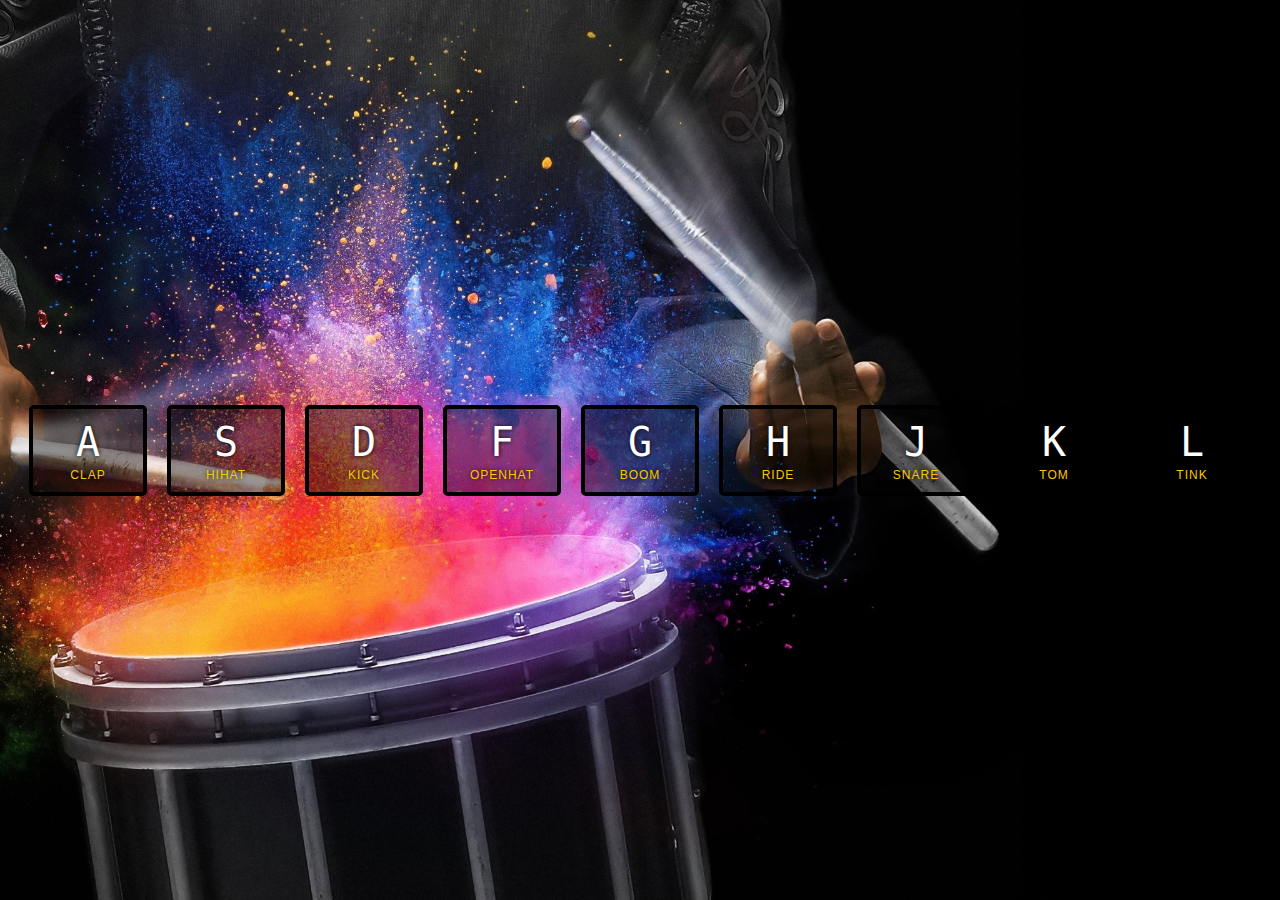
<file: index.html>
<!DOCTYPE html>
<html lang="en">
<head>
  <meta charset="UTF-8">
  <title>JS Drum Kit</title>
  <link rel="stylesheet" href="style.css">
  <link rel="icon" href="https://fav.farm/🔥" />
</head>
<body>


  <div class="keys">
    <div data-key="65" class="key">
      <kbd>A</kbd>
      <span class="sound">clap</span>
    </div>
    <div data-key="83" class="key">
      <kbd>S</kbd>
      <span class="sound">hihat</span>
    </div>
    <div data-key="68" class="key">
      <kbd>D</kbd>
      <span class="sound">kick</span>
    </div>
    <div data-key="70" class="key">
      <kbd>F</kbd>
      <span class="sound">openhat</span>
    </div>
    <div data-key="71" class="key">
      <kbd>G</kbd>
      <span class="sound">boom</span>
    </div>
    <div data-key="72" class="key">
      <kbd>H</kbd>
      <span class="sound">ride</span>
    </div>
    <div data-key="74" class="key">
      <kbd>J</kbd>
      <span class="sound">snare</span>
    </div>
    <div data-key="75" class="key">
      <kbd>K</kbd>
      <span class="sound">tom</span>
    </div>
    <div data-key="76" class="key">
      <kbd>L</kbd>
      <span class="sound">tink</span>
    </div>
  </div>

  <audio data-key="65" src="sounds/clap.wav"></audio>
  <audio data-key="83" src="sounds/hihat.wav"></audio>
  <audio data-key="68" src="sounds/kick.wav"></audio>
  <audio data-key="70" src="sounds/openhat.wav"></audio>
  <audio data-key="71" src="sounds/boom.wav"></audio>
  <audio data-key="72" src="sounds/ride.wav"></audio>
  <audio data-key="74" src="sounds/snare.wav"></audio>
  <audio data-key="75" src="sounds/tom.wav"></audio>
  <audio data-key="76" src="sounds/tink.wav"></audio>

<script>
window.addEventListener('keydown', function(e){
   const audio = document.querySelector(`audio[data-key="${e.keyCode}"]`);
   const key = document.querySelector(`.key[data-key="${e.keyCode}"]`);

   console.log(key)
   if(!audio) return;
   audio.currentTime = 0;
   audio.play();
   key.classList.add("playing");

   const removeTransition = (e)=>{
    if(e.propertyName !== 'transform') return;
    key.classList.remove('playing');
   }
   const keys = document.querySelectorAll('.key')
   keys.forEach(key => key.addEventListener('transitionend', removeTransition));
})
</script>


</body>
</html>
</file>
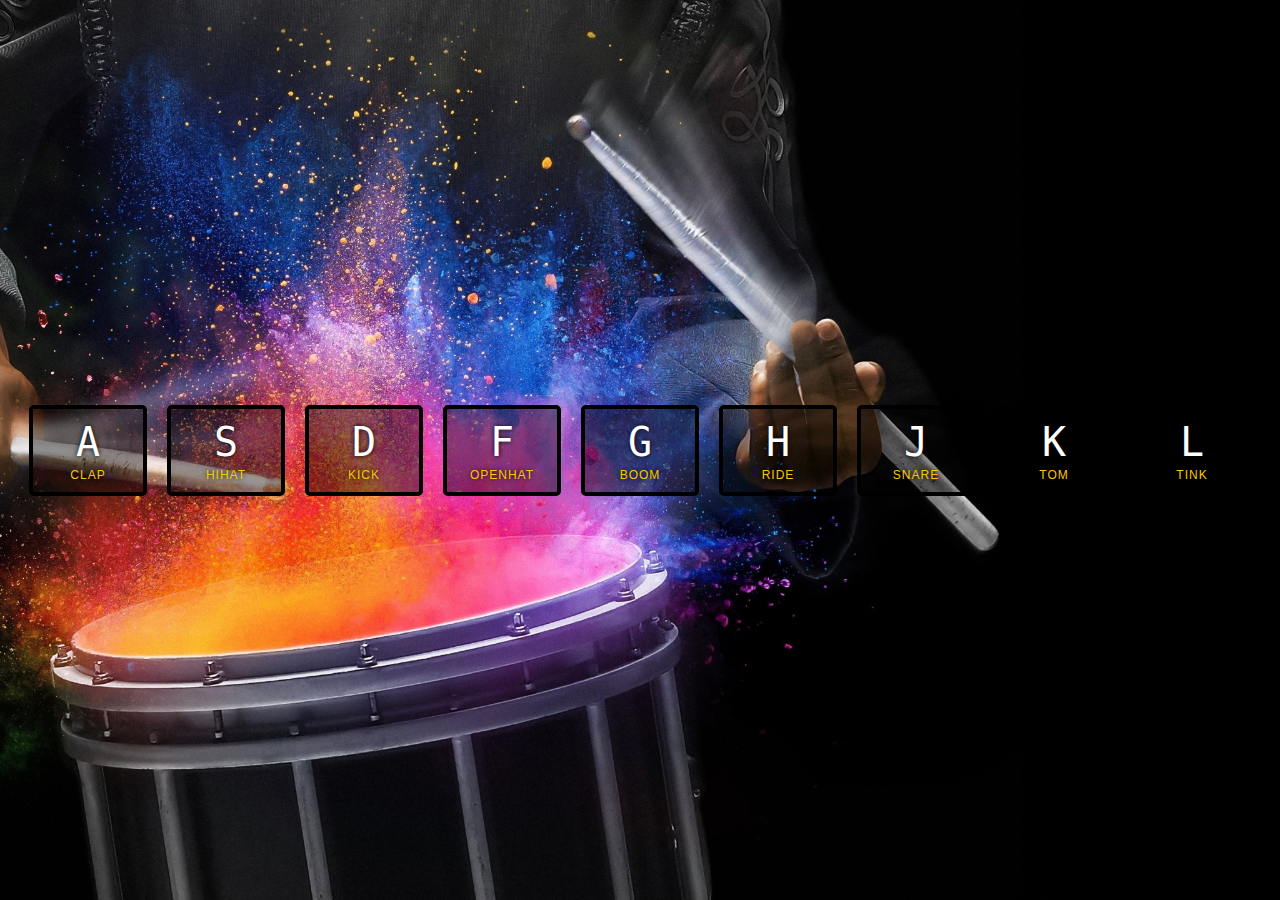
<file: drumkit.html>
<!DOCTYPE html>
<html lang="en">
<head>
  <meta charset="UTF-8">
  <title>JS Drum Kit</title>
  <link rel="stylesheet" href="style.css">
  <link rel="icon" href="https://fav.farm/🔥" />
</head>
<body>


  <div class="keys">
    <div data-key="65" class="key">
      <kbd>A</kbd>
      <span class="sound">clap</span>
    </div>
    <div data-key="83" class="key">
      <kbd>S</kbd>
      <span class="sound">hihat</span>
    </div>
    <div data-key="68" class="key">
      <kbd>D</kbd>
      <span class="sound">kick</span>
    </div>
    <div data-key="70" class="key">
      <kbd>F</kbd>
      <span class="sound">openhat</span>
    </div>
    <div data-key="71" class="key">
      <kbd>G</kbd>
      <span class="sound">boom</span>
    </div>
    <div data-key="72" class="key">
      <kbd>H</kbd>
      <span class="sound">ride</span>
    </div>
    <div data-key="74" class="key">
      <kbd>J</kbd>
      <span class="sound">snare</span>
    </div>
    <div data-key="75" class="key">
      <kbd>K</kbd>
      <span class="sound">tom</span>
    </div>
    <div data-key="76" class="key">
      <kbd>L</kbd>
      <span class="sound">tink</span>
    </div>
  </div>

  <audio data-key="65" src="sounds/clap.wav"></audio>
  <audio data-key="83" src="sounds/hihat.wav"></audio>
  <audio data-key="68" src="sounds/kick.wav"></audio>
  <audio data-key="70" src="sounds/openhat.wav"></audio>
  <audio data-key="71" src="sounds/boom.wav"></audio>
  <audio data-key="72" src="sounds/ride.wav"></audio>
  <audio data-key="74" src="sounds/snare.wav"></audio>
  <audio data-key="75" src="sounds/tom.wav"></audio>
  <audio data-key="76" src="sounds/tink.wav"></audio>

<script>
window.addEventListener('keydown', function(e){
   const audio = document.querySelector(`audio[data-key="${e.keyCode}"]`);
   const key = document.querySelector(`.key[data-key="${e.keyCode}"]`);

   console.log(key)
   if(!audio) return;
   audio.currentTime = 0;
   audio.play();
   key.classList.add("playing");

   const removeTransition = (e)=>{
    if(e.propertyName !== 'transform') return;
    key.classList.remove('playing');
   }
   const keys = document.querySelectorAll('.key')
   keys.forEach(key => key.addEventListener('transitionend', removeTransition));
})
</script>


</body>
</html>
</file>
<file: style.css>
html {
    font-size: 10px;
    background: url('./backgroundImg.jpg') bottom center;
    background-size: cover;
  }
  
  body,html {
    margin: 0;
    padding: 0;
    font-family: sans-serif;
  }
  
  .keys {
    display: flex;
    flex: 1;
    min-height: 100vh;
    align-items: center;
    justify-content: center;
  }
  
  .key {
    border: .4rem solid black;
    border-radius: .5rem;
    margin: 1rem;
    font-size: 1.5rem;
    padding: 1rem .5rem;
    transition: all .07s ease;
    width: 10rem;
    text-align: center;
    color: white;
    background: rgba(0,0,0,0.4);
    text-shadow: 0 0 .5rem black;
  }
  
  .playing {
    transform: scale(1.1);
    border-color: #ffc600;
    box-shadow: 0 0 1rem #ffc600;
  }
  
  kbd {
    display: block;
    font-size: 4rem;
  }
  
  .sound {
    font-size: 1.2rem;
    text-transform: uppercase;
    letter-spacing: .1rem;
    color: #ffc600;
  }
</file>
